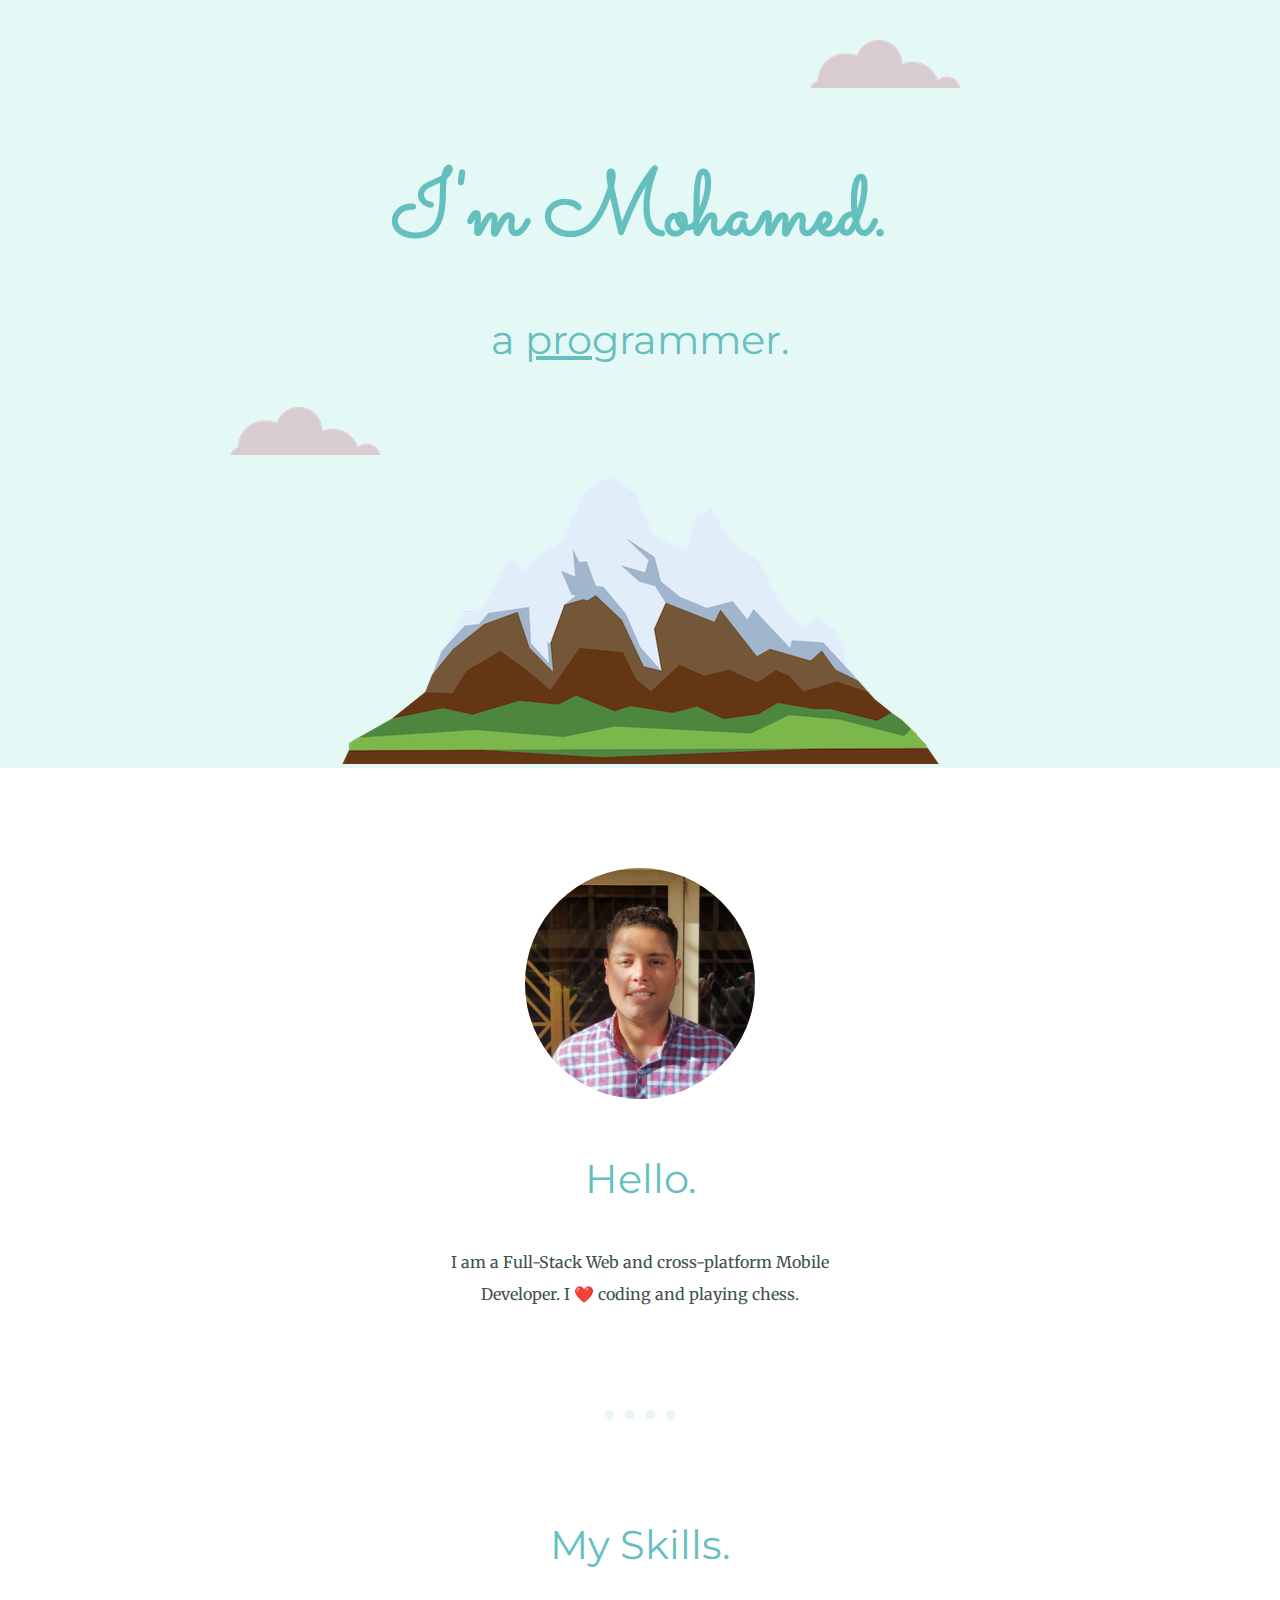
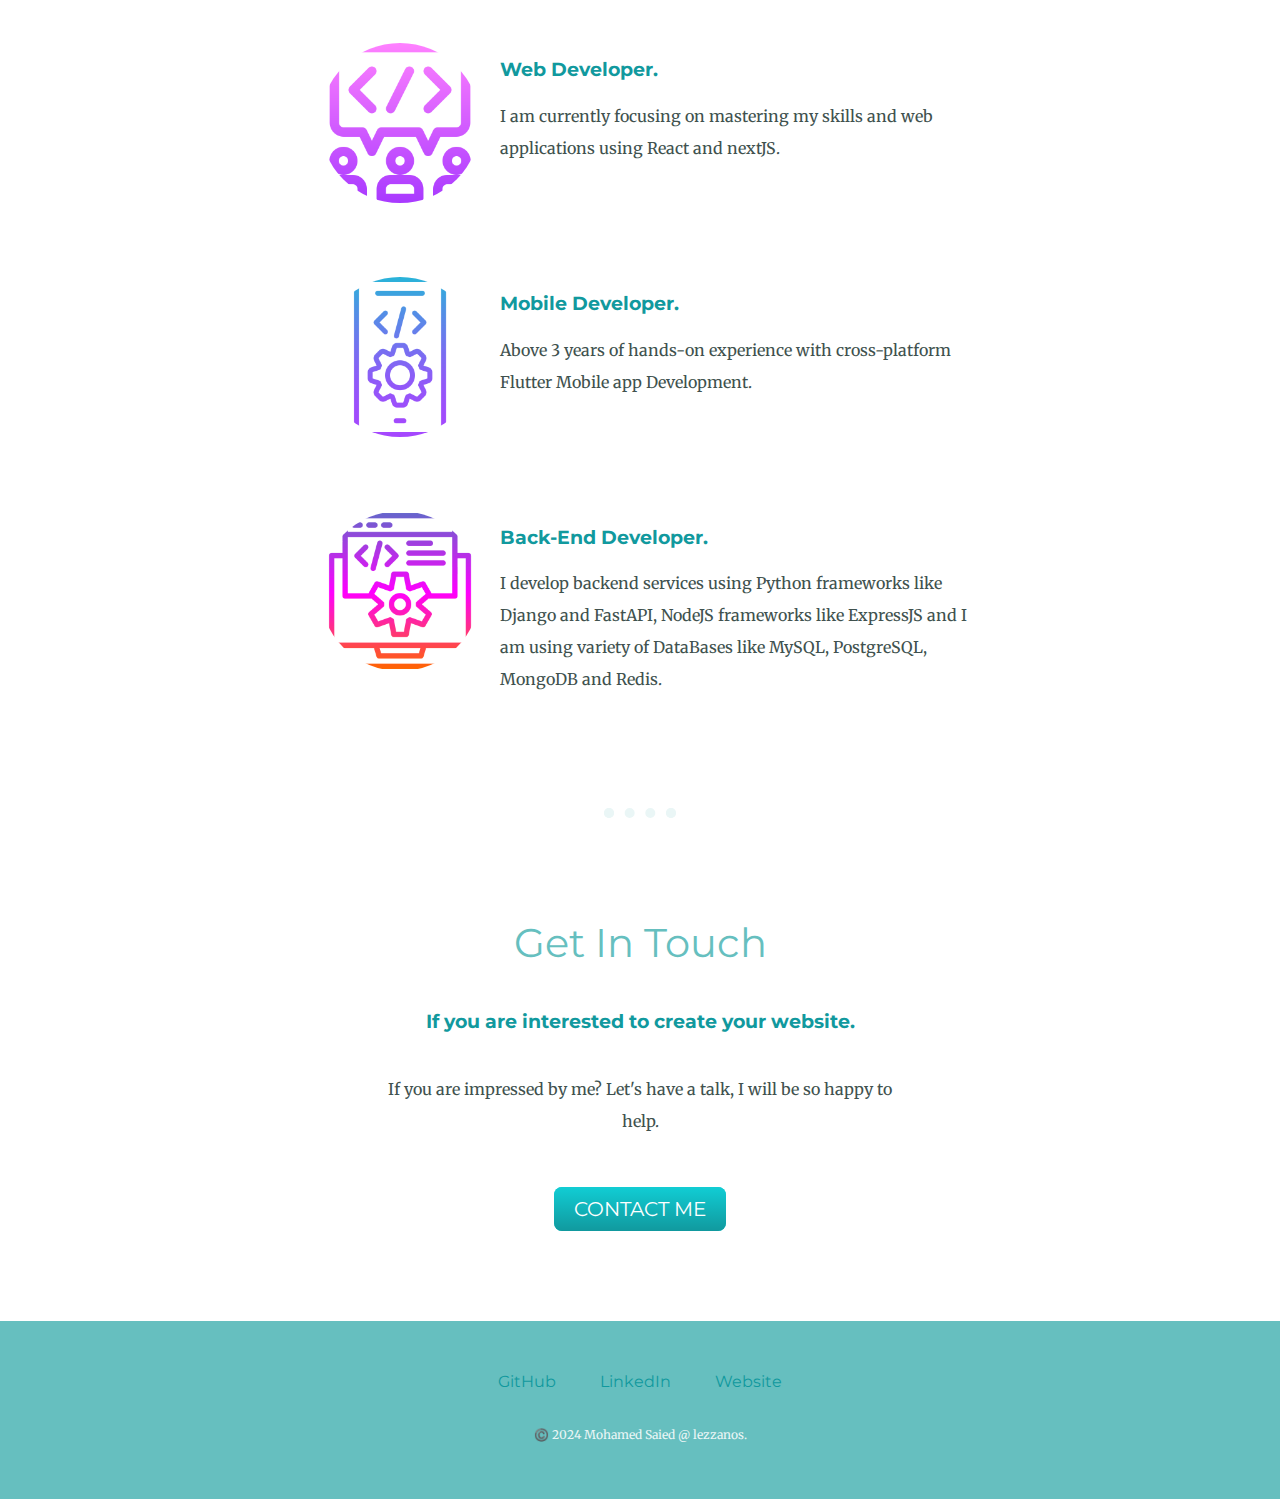
<file: index.html>
<!DOCTYPE html>
<html lang="en">

<head>
    <meta charset="UTF-8" />
    <meta name="viewport" content="width=device-width, initial-scale=1.0" />
    <title>Mohamed Saied</title>
    <link rel="stylesheet" href="css/style.css" />
    <link rel="icon" href="favicon.ico" />
    <link rel="preconnect" href="https://fonts.googleapis.com">
    <link rel="preconnect" href="https://fonts.gstatic.com" crossorigin>
    <link href="https://fonts.googleapis.com/css2?family=Merriweather&family=Montserrat&family=Sacramento&display=swap"
        rel="stylesheet">
</head>

<body>

    <div class="top-container">
        <img class="top-cloud-img" src="images/cloud.png" alt="cloud-img">
        <h1>I'm Mohamed.</h1>
        <h2>a <span class="pro">pro</span>grammer.</h2>
        <img class="bottom-cloud-img" src="images/cloud.png" alt="cloud-img">
        <img class="mountain-img" src="images/mountain.png" alt="mountain-img">
    </div>

    <div class="middle-container">

        <div class="profile">
            <img class="profile-photo" src="images/me.jpg" alt="My Photo">
            <h2 class="profile-hello">Hello.</h2>
            <p class="intro">I am a Full-Stack Web and cross-platform Mobile Developer. I ❤️ coding and playing chess.
            </p>
        </div>
        <hr>

        <div class="skills-container">
            <h2>My Skills.</h2>
            <div class="skill-row">
                <img class="web-img skill-img" src="images/development.png" alt="web-developer">
                <div class="skill-row-text">
                    <h3>Web Developer.</h3>
                    <p>I am currently focusing on mastering my skills and web applications using
                        React and
                        nextJS.
                    </p>
                </div>
            </div>

            <div class="skill-row">
                <img class="mobile-img skill-img" src="images/mobile-development.png" alt="mobile-development.png">
                <div class="skill-row-text">
                    <h3>Mobile Developer.</h3>
                    <p>Above 3 years of hands-on experience with cross-platform Flutter Mobile app
                        Development.
                    </p>
                </div>
            </div>

            <div class="skill-row">
                <img class="backend-img skill-img" src=" images/backend.png" alt="backend.png">
                <div class="skill-row-text">
                    <h3>Back-End Developer.</h3>
                    <p>I develop backend services using Python frameworks like Django and FastAPI,
                        NodeJS
                        frameworks
                        like
                        ExpressJS and I am using variety of DataBases like MySQL, PostgreSQL, MongoDB and Redis.
                    </p>
                </div>
            </div>

        </div>
    </div>

    <hr>
    <div class="contact-me">
        <h2>Get In Touch</h2>
        <h3>If you are interested to create your website. </h3>
        <p class="contact-message">If you are impressed by me? Let's have a talk, I will be so happy to help.</p>
        <a class="btn" href="mailto:mohamedsaidsalah0111@gmail.com">CONTACT ME</a>
        <br>
    </div>

    <div class="bottom-container">
        <a class="footer-link" href="https://github.com/Mohamed-said-salah">GitHub</a>
        <a class="footer-link" href="https://www.linkedin.com/in/geophmohamed/">LinkedIn</a>
        <a class="footer-link" href="https://mohamed-said-salah.github.io/MyResume">Website</a>
        <p class="copyright">©️ 2024 Mohamed Saied @ lezzanos.</p>
    </div>

</body>

</html>
</file>
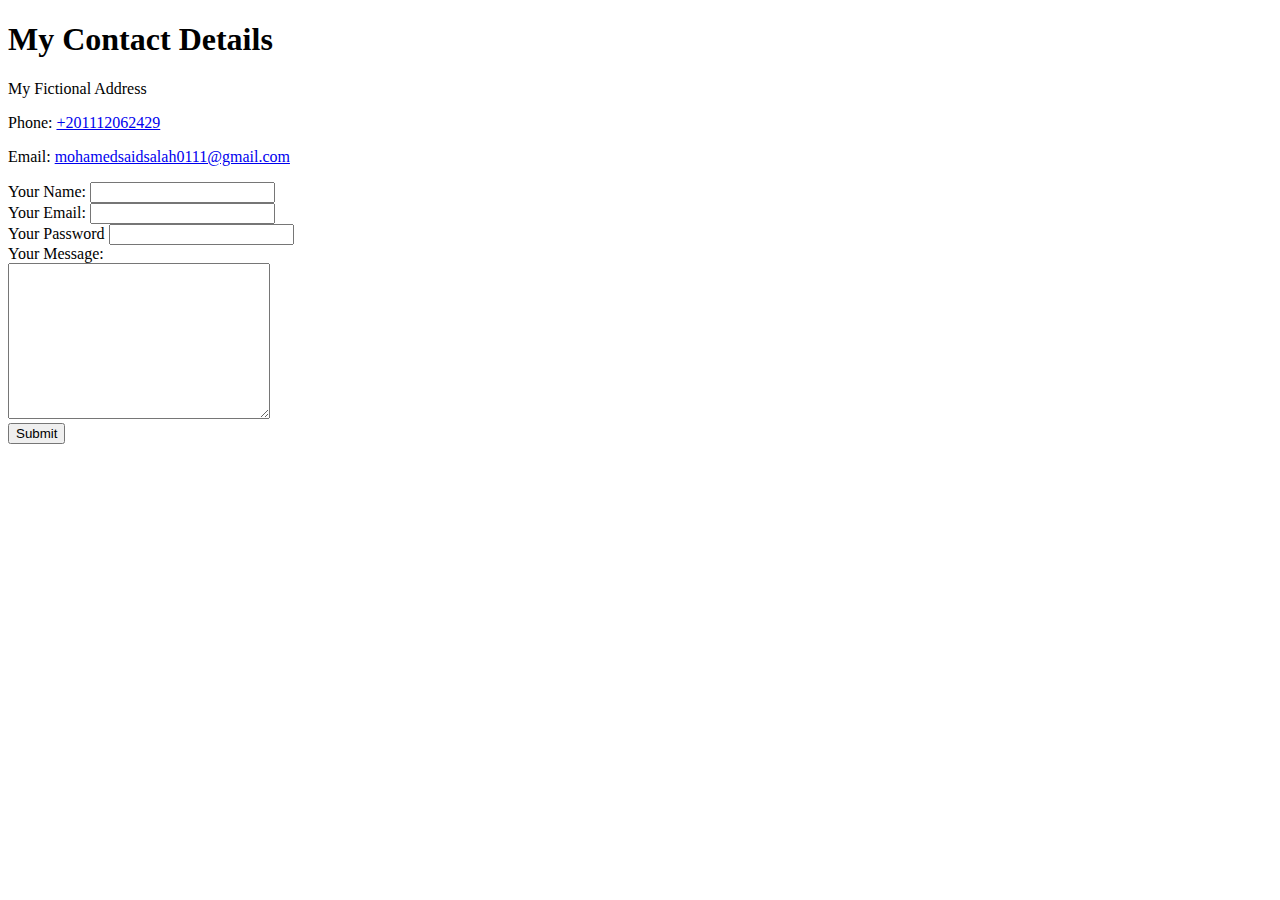
<file: contact_me.html>
<!DOCTYPE html>
<html lang="en">

<head>
    <meta charset="UTF-8" />
    <meta name="viewport" content="width=device-width, initial-scale=1.0" />
    <title>Contact Me</title>
</head>

<body>
    <h1>My Contact Details</h1>
    <p>My Fictional Address</p>
    <p>Phone: <a href="tel:+2011122062429">+201112062429</a></p>
    <p>
        Email:
        <a href="mailto:mohamedsaidsalah0111@gmail.com">mohamedsaidsalah0111@gmail.com</a>
    </p>

    <form action="mailto:mohamedsaidsalah0111@gmail.com" method="post" enctype="text/plain">
        <!-- ///todo: name -->
        <label>Your Name: </label>
        <input type="text" name="Name"><br>
        <!-- ///todo: email -->
        <label>Your Email: </label>
        <input type="email" name="Email"><br>
        <!-- ///todo: password -->
        <label for="">Your Password</label>
        <input type="password" name="Password"><br>
        <!-- ///todo: message -->
        <label for="">Your Message: </label><br>
        <textarea name="Message" cols="30" rows="10"></textarea><br>
        <!-- ///todo: submit button -->
        <input type="submit">
    </form>
</body>

</html>
</file>
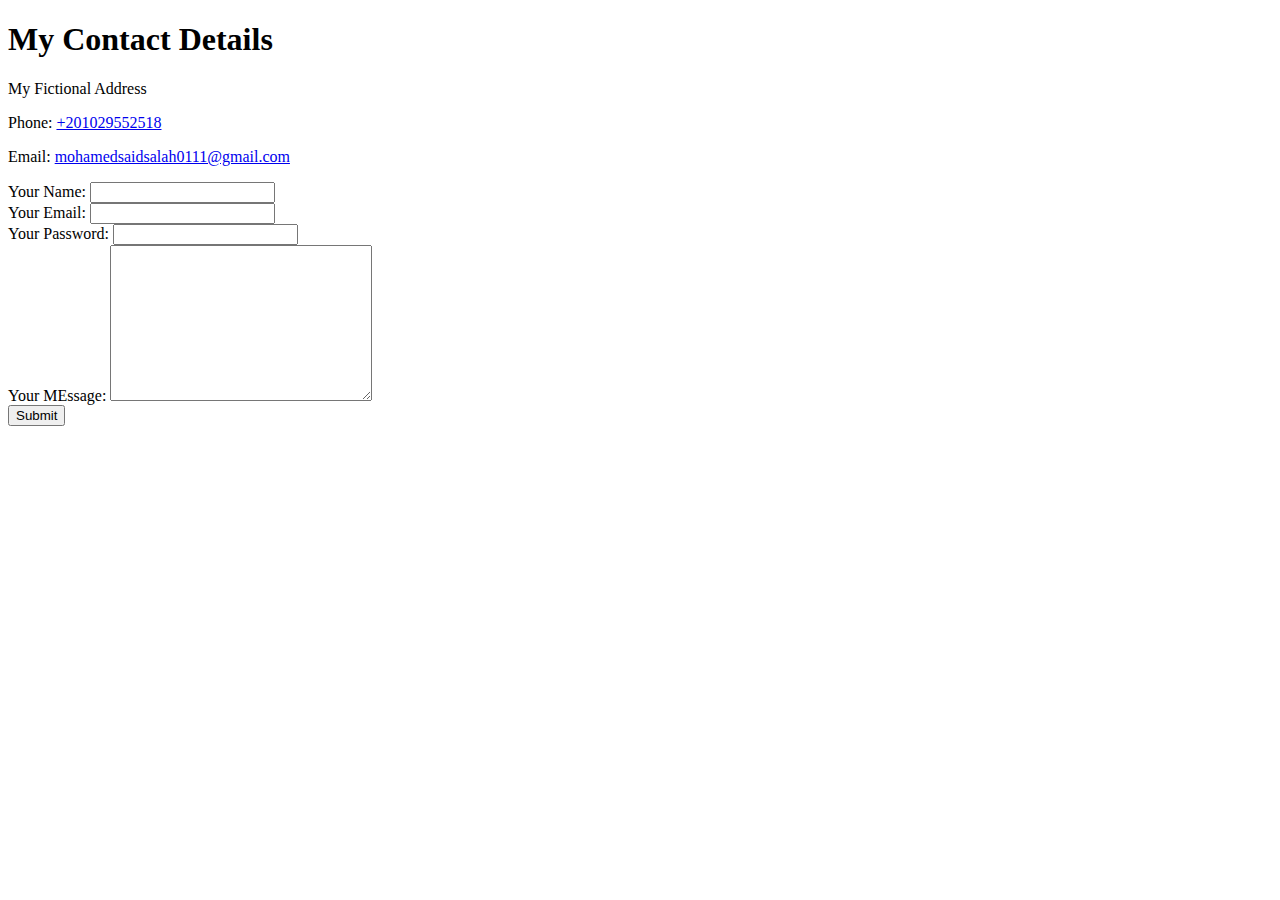
<file: test.html>
<!DOCTYPE html>
<html lang="en">


<head>
    <meta charset="UTF-8">
    <meta name="viewport" content="width=device-width, initial-scale=1.0">
    <title>Contact Me</title>
</head>

<body>
    <h1>My Contact Details</h1>
    <p>My Fictional Address</p>
    <p>Phone: <a href="tel:++201029552518">+201029552518</a></p>
    <p>Email: <a href="mailto:mohamedsaidsalah0111@gmail.com">mohamedsaidsalah0111@gmail.com</a></p>
    <form action="mailto:mohamedsaidsalah0111@gmail.com" method="post" , enctype="text/plain">
        <!-- todo name -->
        <label>Your Name: </label>
        <input type="text" name="Name"><br>
        <!-- todo email -->
        <label>Your Email:</label>
        <input type="email" name="Email"><br>
        <!-- todo password -->
        <label>Your Password: </label>
        <input type="password" name="Password"><br>
        <!-- todo message -->
        <label>Your MEssage: </label>
        <textarea name="Message" cols="30" rows="10"></textarea><br>
        <!-- todo submit button -->
        <input type="submit">
    </form>
</body>

</html>
</file>
<file: css/style.css>
/* 
    font-family: 'Merriweather', serif;
    font-family: 'Montserrat', sans-serif;
    font-family: 'Sacramento', cursive;
*/

body {
    color: #40514e;
    margin: 0px;
    text-align: center;
    font-family: "Merriweather", serif;
}

h1 {
    color: #66bfbf;
    margin: 50px auto 0 auto;
    font-family: "Sacramento", cursive;
    font-size: 5.625rem; /* 90 / 16 */
}

h2 {
    color: #66bfbf;
    font-size: 2.5rem; /*40/16*/
    font-weight: normal;
    padding-bottom: 10px;
}

h3 {
    color: #11999e;
}

h2,
h3 {
    font-family: "Montserrat", sans-serif;
}

p {
    line-height: 2;
}

hr {
    border: dotted #eaf6f6 10px;
    width: 4%;
    border-bottom: none;
    margin: 100px auto;
}

a {
    color: #11999e;
    font-family: "Montserrat", sans-serif;
    margin: 10px 20px;
    text-decoration: none;
}

a:hover {
    color: #eaf6f6;
}

div.top-container {
    background-color: #e4f9f5;
    position: relative;
    padding-top: 100px;
}

.top-cloud-img {
    position: absolute;
    right: 25%;
    top: 40px;
}

.pro {
    text-decoration: underline;
}

.bottom-cloud-img {
    position: absolute;
    left: 18%;
}

.mountain-img {
    margin-left: auto;
    margin-top: auto;
}

div.middle-container {
    position: relative;
    margin: 100px 0px;
}

.profile-photo {
    width: 18%;
    height: 18%;
    border-radius: 50%;
}

.profile-hello {
    margin-top: 4%;
}

p.intro {
    width: 30%;
    margin: auto;
}

.skills-container {
    width: 50%;
    margin: 0px auto 0px auto;
}

.skill-row {
    margin: 10% auto 20% auto;
}

.skill-row-text {
    text-align: left;
    position: relative;
    top: 15px;
    left: 20px;
}

.web-img {
    width: 25%;
    border-radius: 50%;
    float: left;
}

.mobile-img {
    width: 25%;
    border-radius: 50%;
    float: left;
}

.backend-img {
    width: 25%;
    border-radius: 50%;
    float: left;
}

.skill-img {
    max-width: 160px;
}

.contact-message {
    width: 40%;
    margin: 40px auto 60px;
}

.btn {
    background: #11cdd4;
    background-image: -webkit-linear-gradient(top, #11cdd4, #11999e);
    background-image: -moz-linear-gradient(top, #11cdd4, #11999e);
    background-image: -ms-linear-gradient(top, #11cdd4, #11999e);
    background-image: -o-linear-gradient(top, #11cdd4, #11999e);
    background-image: linear-gradient(to bottom, #11cdd4, #11999e);
    -webkit-border-radius: 8;
    -moz-border-radius: 8;
    border-radius: 8px;
    font-family: "Montserrat", sans-serif;
    color: #ffffff;
    font-size: 20px;
    padding: 10px 20px 10px 20px;
    text-decoration: none;
}

.btn:hover {
    background: #30e3cb;
    background-image: -webkit-linear-gradient(top, #30e3cb, #2bc4ad);
    background-image: -moz-linear-gradient(top, #30e3cb, #2bc4ad);
    background-image: -ms-linear-gradient(top, #30e3cb, #2bc4ad);
    background-image: -o-linear-gradient(top, #30e3cb, #2bc4ad);
    background-image: linear-gradient(to bottom, #30e3cb, #2bc4ad);
    text-decoration: none;
}

.bottom-container {
    background-color: #66bfbf;
    margin-top: 100px;
    padding: 50px 0 20px;
}

.copyright {
    color: #eaf6f6;
    font-size: 0.75rem;
    padding: 20px 0px;
}
</file>
